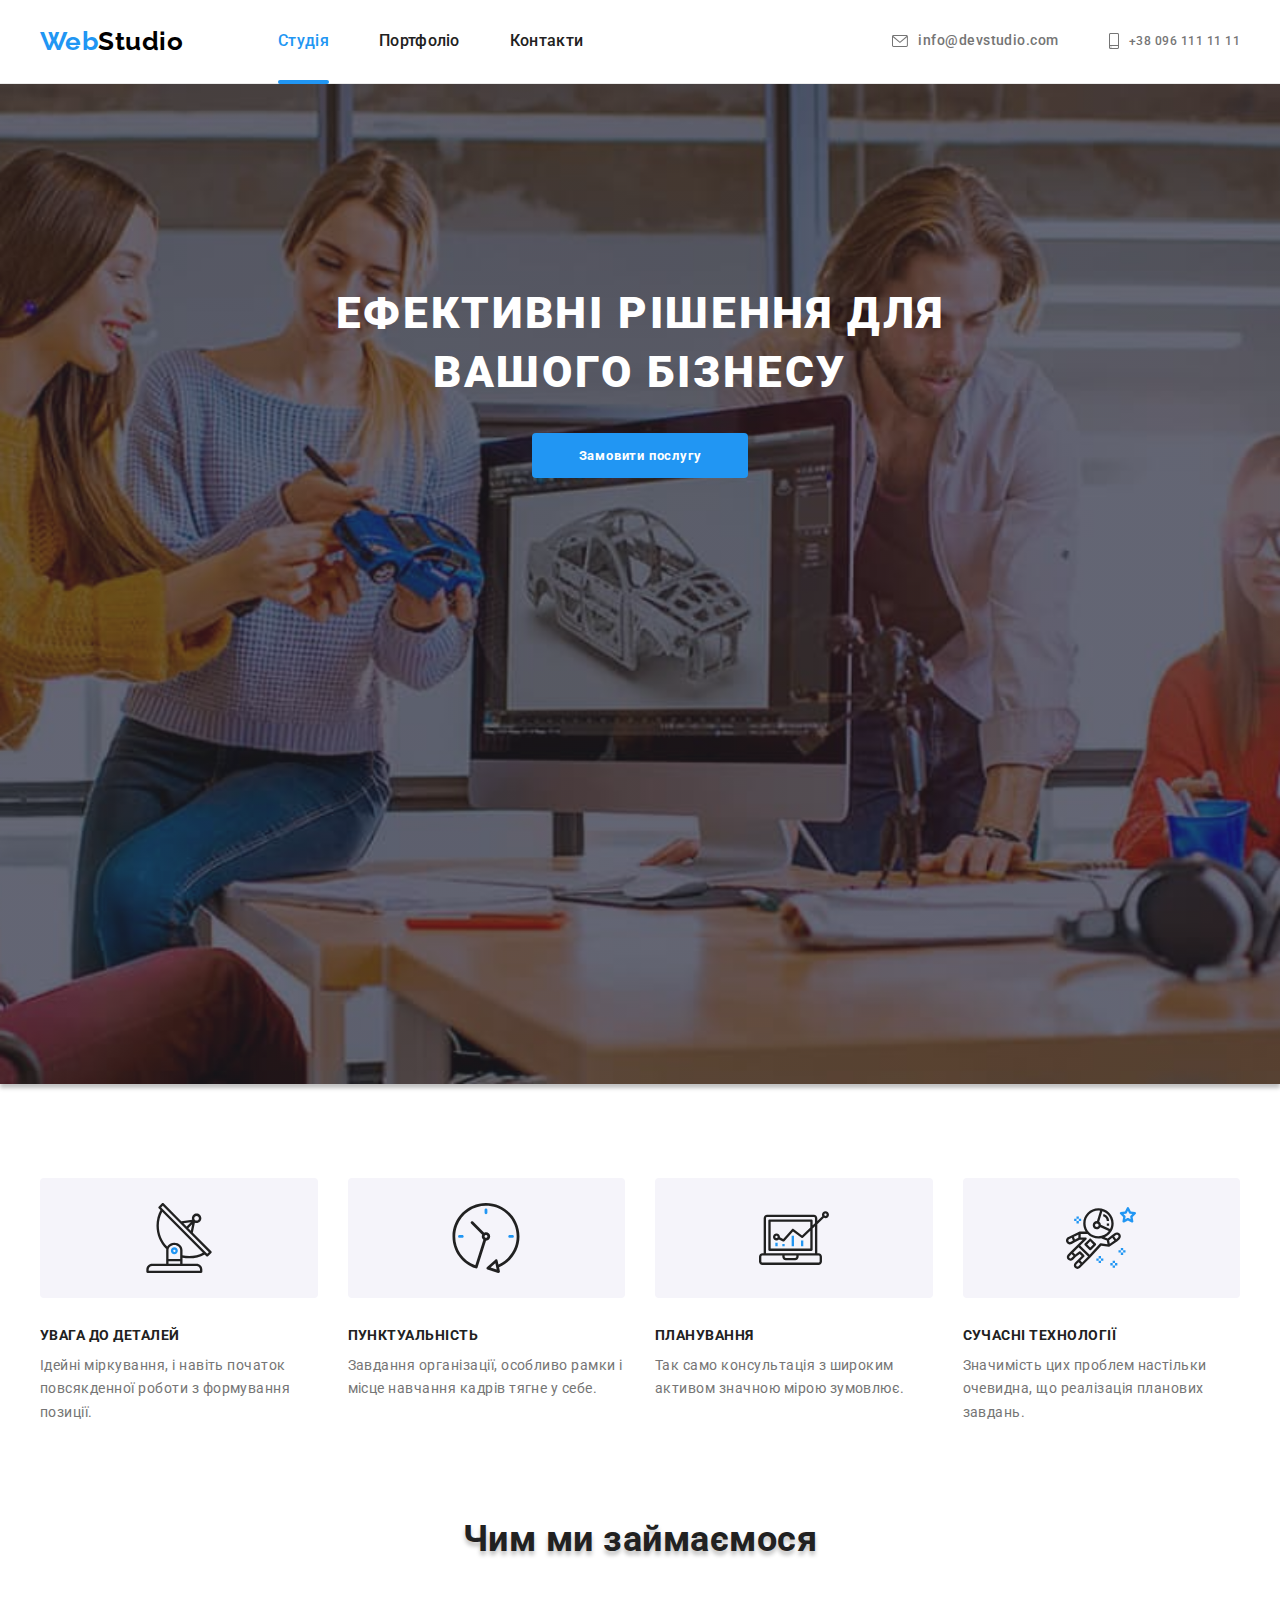
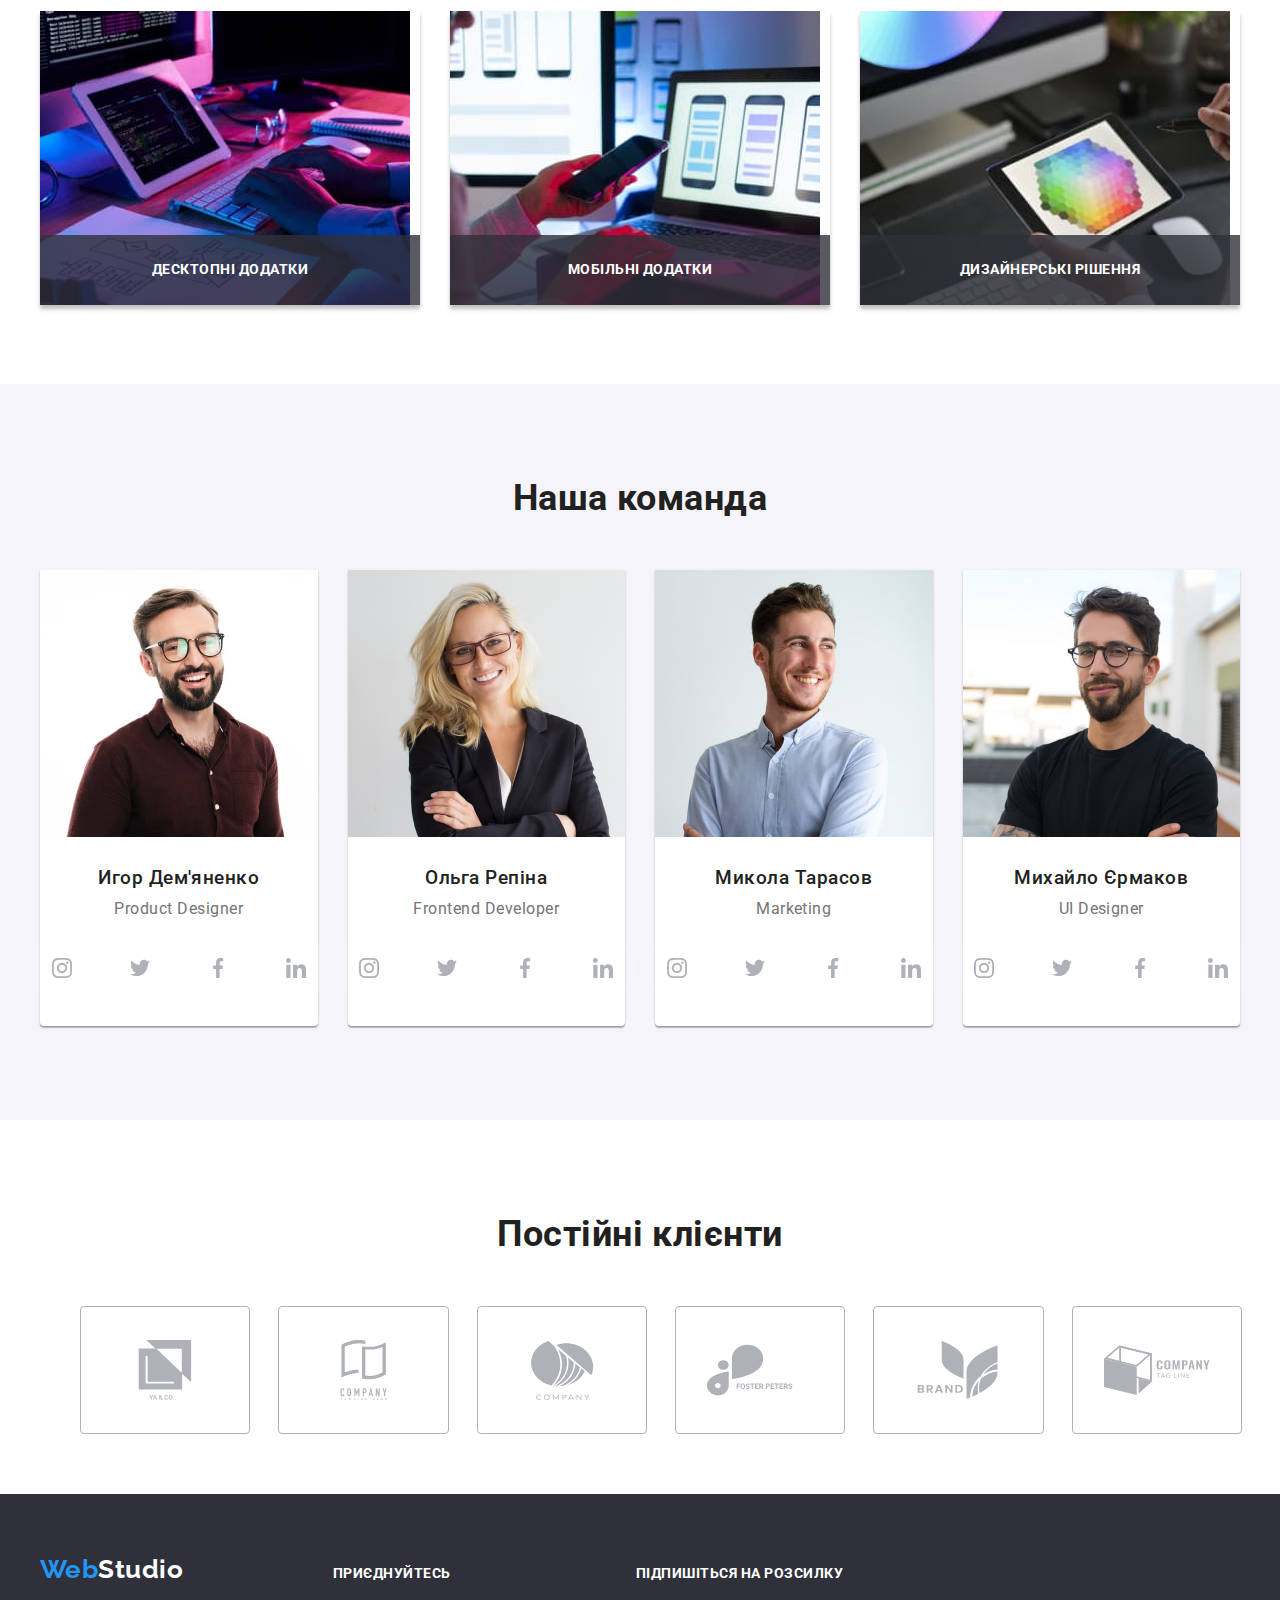
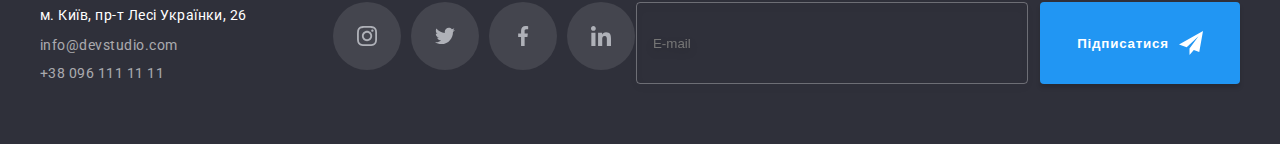
<file: index.html>
<!DOCTYPE html>
<html lang="uk">
  <head>
    <meta charset="UTF-8" />
    <meta http-equiv="X-UA-Compatible" content="IE=edge" />
    <meta name="viewport" content="width=device-width, initial-scale=1.0" />
    <title>Студія</title>
    <link
      href="https://fonts.googleapis.com/css2?family=Raleway:wght@700&family=Roboto:wght@400;500;700;900&display=swap"
      rel="stylesheet"
    />
    <link
      rel="stylesheet"
      href="https://cdnjs.cloudflare.com/ajax/libs/modern-normalize/1.1.0/modern-normalize.min.css"
      integrity="sha512-wpPYUAdjBVSE4KJnH1VR1HeZfpl1ub8YT/NKx4PuQ5NmX2tKuGu6U/JRp5y+Y8XG2tV+wKQpNHVUX03MfMFn9Q=="
      crossorigin="anonymous"
      referrerpolicy="no-referrer"
    />
    <link rel="stylesheet" href="./css/main.min.css" />
  </head>

  <body>
    <header class="header">
      <div class="header__wrap">
        <a href="./index.html" class="logo"><span class="logo__accent">Web</span>Studio</a>
        <button
          type="button"
          class="menu-backdrop__button"
          aria-expanded="false"
          aria-controls="nav__menu-container"
          data-menu-button=""
        >
          <svg
            class="menu-backdrop__menu-icon"
            width="40"
            height="40"
            aria-label="Перемикач мобільного меню"
          >
            <use
              class="menu-backdrop__icon-menu"
              href="./images/icons.svg/sprite2.svg#sandwich-btn"
            ></use>
          </svg>
        </button>
        <div class="menu-backdrop" id="nav__menu-container" data-menu>
          <div class="menu-backdrop__container">
            <button
              type="button"
              class="menu-backdrop__button menu-backdrop__button--cross"
              aria-expanded="false"
              aria-controls="nav__menu-container"
              data-menu-button-close
            >
              <svg
                class="menu-backdrop__menu-icon"
                width="40"
                height="40"
                aria-label="Перемикач мобільного меню"
              >
                <use
                  class="menu-backdrop__icon-cross"
                  href="./images/icons.svg/sprite2.svg#close-menu-btn"
                ></use>
              </svg>
            </button>
            <nav class="nav">
              <ul class="nav__list">
                <li class="nav__item">
                  <a class="nav__link nav__link--current" href="./index.html">Студія</a>
                </li>
                <li class="nav__item">
                  <a class="nav__link" href="./portfolio.html">Портфоліо</a>
                </li>
                <li class="nav__item"><a class="nav__link" href="#">Контакти</a></li>
              </ul>
            </nav>
            <ul class="site-cont">
              <li class="site-cont__item">
                <a class="site-cont__link" href="mailto:info@devstudio.com">
                  <svg class="site-cont__icon" width="16" height="12">
                    <use href="./images/icons.svg/sprite.svg#icon-mail"></use>
                  </svg>
                  info@devstudio.com
                </a>
              </li>
              <li class="site-cont__item">
                <a class="site-cont__link site-cont__link--accent" href="tel:+380961111111">
                  <svg class="site-cont__icon" width="10" height="16">
                    <use href="./images/icons.svg/sprite.svg#icon-phone"></use>
                  </svg>
                  +38 096 111 11 11
                </a>
              </li>
            </ul>
            <ul class="socialnet">
              <li class="socialnet__item">
                <a class="socialnet__link" href="#">Instagram</a>
              </li>
              <li class="socialnet__item">
                <a class="socialnet__link" href="#">Twitter</a>
              </li>
              <li class="socialnet__item">
                <a class="socialnet__link" href="#">Facebook</a>
              </li>
              <li class="socialnet__item">
                <a class="socialnet__link" href="#">LinkedIn</a>
              </li>
            </ul>
          </div>
        </div>
      </div>
    </header>
    <main>
      <section class="hero">
        <div class="hero__wrap">
          <h1 class="hero__title">Ефективні рішення для вашого бізнесу</h1>
          <button class="hero__btn" type="button" data-modal-open>Замовити послугу</button>
        </div>
      </section>
      <section class="features">
        <div class="features-wrap container">
          <h2 class="section-title title visually-hidden" aria-hidden="true" tabindex="-1">
            Особливості
          </h2>
          <ul class="features__cardset">
            <li class="features__card">
              <div class="features__wrapper">
                <svg class="features__icon">
                  <use href="./images/icons.svg/sprite.svg#icon-antenna"></use>
                </svg>
              </div>
              <h3 class="features__title">УВАГА ДО ДЕТАЛЕЙ</h3>
              <p class="features__text">
                Ідейні міркування, і навіть початок повсякденної роботи з формування позиції.
              </p>
            </li>
            <li class="features__card">
              <div class="features__wrapper">
                <svg class="features__icon">
                  <use href="./images/icons.svg/sprite.svg#icon-clock"></use>
                </svg>
              </div>
              <h3 class="features__title">ПУНКТУАЛЬНІСТЬ</h3>
              <p class="features__text">
                Завдання організації, особливо рамки і місце навчання кадрів тягне у себе.
              </p>
            </li>
            <li class="features__card">
              <div class="features__wrapper">
                <svg class="features__icon" width="70" height="70">
                  <use href="./images/icons.svg/sprite.svg#icon-diagram"></use>
                </svg>
              </div>
              <h3 class="features__title">ПЛАНУВАННЯ</h3>
              <p class="features__text">
                Так само консультація з широким активом значною мірою зумовлює.
              </p>
            </li>
            <li class="features__card">
              <div class="features__wrapper">
                <svg class="features__icon">
                  <use href="./images/icons.svg/sprite.svg#icon-astronaut"></use>
                </svg>
              </div>
              <h3 class="features__title">СУЧАСНІ ТЕХНОЛОГІЇ</h3>
              <p class="features__text">
                Значимість цих проблем настільки очевидна, що реалізація планових завдань.
              </p>
            </li>
          </ul>
        </div>
      </section>
      <section class="work">
        <div class="work__wrap">
          <h2 class="work__title shadow">Чим ми займаємося</h2>
          <ul class="work__setbox">
            <li class="work__box">
              <img
                class="work__image"
                srcset="./images/img-box1.jpg 1x, ./images/img-box1@x2.jpg 2x"
                src="./images/box1.jpg"
                width="370"
                alt="Створення макету"
              />
              <h3 class="work__text">Десктопні додатки</h3>
            </li>
            <li class="work__box">
              <img
                class="work__image"
                srcset="./images/img-box2.jpg 1x, ./images/img-box2@x2.jpg 2x"
                src="./images/box2.jpg"
                width="370"
                alt="Разработка"
              />
              <h3 class="work__text">Мобільні додатки</h3>
            </li>
            <li class="work__box">
              <img
                class="work__image"
                srcset="./images/img-box3.jpg 1x, ./images/img-box3@x2.jpg 2x"
                src="./images/box3.jpg"
                width="370"
                alt="Дизайн"
              />
              <h3 class="work__text">Дизайнерські рішення</h3>
            </li>
          </ul>
        </div>
      </section>
      <section class="team">
        <div class="team__wrap">
          <h2 class="team__title">Наша команда</h2>
          <ul class="team__list">
            <li class="team__item">
              <img
                class="team__img"
                srcset="images/igor.jpg 270w, images/igor2x.jpg 540w"
                src="images/igor.jpg"
                width="270"
                alt="Игорь Демьяненко"
                sizes="(min-width: 1200px) 25vw, (min-width:768px) 50vw, 100vw"
              />
              <h3 class="team__subtitle">Игор Дем'яненко</h3>
              <p class="team__text">Product Designer</p>
              <ul class="person">
                <li class="person__item">
                  <a class="person__link" href="#">
                    <svg
                      class="person__icon"
                      width="20"
                      height="20"
                      aria-label="Перейти в Instagram"
                    >
                      <use href="./images/icons.svg/sprite.svg#icon-instagram"></use>
                    </svg>
                  </a>
                </li>
                <li class="person__item">
                  <a class="person__link" href="#">
                    <svg class="person__icon" width="20" height="20" aria-label="Перейти в Twitter">
                      <use href="./images/icons.svg/sprite.svg#icon-twitter1"></use>
                    </svg>
                  </a>
                </li>
                <li class="person__item">
                  <a class="person__link" href="#">
                    <svg
                      class="person__icon"
                      width="20"
                      height="20"
                      aria-label="Перейти в Facebook"
                    >
                      <use href="./images/icons.svg/sprite.svg#icon-facebook"></use>
                    </svg>
                  </a>
                </li>
                <li class="person__item">
                  <a class="person__link" href="#">
                    <svg
                      class="person__icon"
                      width="20"
                      height="20"
                      aria-label="Перейти в Linkedin"
                    >
                      <use href="./images/icons.svg/sprite.svg#icon-linkedin"></use>
                    </svg>
                  </a>
                </li>
              </ul>
            </li>
            <li class="team__item">
              <img
                class="team__img"
                srcset="images/olga.jpg 270w, images/olga2x.jpg 540w"
                src="images/olga.jpg"
                width="270"
                alt="Ольга Репина"
              />
              <h3 class="team__subtitle">Ольга Репіна</h3>
              <p class="team__text">Frontend Developer</p>
              <ul class="person">
                <li class="person__item">
                  <a class="person__link" href="#">
                    <svg
                      class="person__icon"
                      width="20"
                      height="20"
                      aria-label="Перейти в Instagram"
                    >
                      <use href="./images/icons.svg/sprite.svg#icon-instagram"></use>
                    </svg>
                  </a>
                </li>
                <li class="person__item">
                  <a class="person__link" href="#">
                    <svg class="person__icon" width="20" height="20" aria-label="Перейти в Twitter">
                      <use href="./images/icons.svg/sprite.svg#icon-twitter"></use>
                    </svg>
                  </a>
                </li>
                <li class="person__item">
                  <a class="person__link" href="#">
                    <svg
                      class="person__icon"
                      width="20"
                      height="20"
                      aria-label="Перейти в Facebook"
                    >
                      <use href="./images/icons.svg/sprite.svg#icon-facebook"></use>
                    </svg>
                  </a>
                </li>
                <li class="person__item">
                  <a class="person__link" href="#">
                    <svg
                      class="person__icon"
                      width="20"
                      height="20"
                      aria-label="Перейти в Linkedin"
                    >
                      <use href="./images/icons.svg/sprite.svg#icon-linkedin"></use>
                    </svg>
                  </a>
                </li>
              </ul>
            </li>
            <li class="team__item">
              <img
                class="team__img"
                srcset="images/nikolay.jpg 270w, images/nikolay2x.jpg 540w"
                src="images/nikolay.jpg"
                width="270"
                height="260"
                alt="Николай Тарасов"
                sizes="(min-width: 1200px) 25vw, (min-width:768px) 50vw, 100vw"
              />
              <h3 class="team__subtitle">Микола Тарасов</h3>
              <p class="team__text">Marketing</p>
              <ul class="person">
                <li class="person__item">
                  <a class="person__link" href="#">
                    <svg
                      class="person__icon"
                      width="20"
                      height="20"
                      aria-label="Перейти в Instagram"
                    >
                      <use href="./images/icons.svg/sprite.svg#icon-instagram"></use>
                    </svg>
                  </a>
                </li>
                <li class="person__item">
                  <a class="person__link" href="#">
                    <svg class="person__icon" width="20" height="20" aria-label="Перейти в Twitter">
                      <use href="./images/icons.svg/sprite.svg#icon-twitter"></use>
                    </svg>
                  </a>
                </li>
                <li class="person__item">
                  <a class="person__link" href="#">
                    <svg
                      class="person__icon"
                      width="20"
                      height="20"
                      aria-label="Перейти в Facebook"
                    >
                      <use href="./images/icons.svg/sprite.svg#icon-facebook"></use>
                    </svg>
                  </a>
                </li>
                <li class="person__item">
                  <a class="person__link" href="#">
                    <svg
                      class="person__icon"
                      width="20"
                      height="20"
                      aria-label="Перейти в Linkedin"
                    >
                      <use href="./images/icons.svg/sprite.svg#icon-linkedin"></use>
                    </svg>
                  </a>
                </li>
              </ul>
            </li>
            <li class="team__item">
              <img
                class="team__img"
                srcset="images/mihail.jpg 270w, images/mihail2x.jpg 540w"
                src="images/mihail.jpg"
                width="270"
                height="260"
                alt="Михаил Ермаков"
                sizes="(min-width: 1200px) 25vw, (min-width:768px) 50vw, 100vw"
              />
              <h3 class="team__subtitle">Михайло Єрмаков</h3>
              <p class="team__text">UI Designer</p>
              <ul class="person">
                <li class="person__item">
                  <a class="person__link" href="#">
                    <svg
                      class="person__icon"
                      width="20"
                      height="20"
                      aria-label="Перейти в Instagram"
                    >
                      <use href="./images/icons.svg/sprite.svg#icon-instagram"></use>
                    </svg>
                  </a>
                </li>
                <li class="person__item">
                  <a class="person__link" href="#">
                    <svg class="person__icon" width="20" height="20" aria-label="Перейти в Twitter">
                      <use href="./images/icons.svg/sprite.svg#icon-twitter"></use>
                    </svg>
                  </a>
                </li>
                <li class="person__item">
                  <a class="person__link" href="#">
                    <svg
                      class="person__icon"
                      width="20"
                      height="20"
                      aria-label="Перейти в Facebook"
                    >
                      <use href="./images/icons.svg/sprite.svg#icon-facebook"></use>
                    </svg>
                  </a>
                </li>
                <li class="person__item">
                  <a class="person__link" href="#">
                    <svg
                      class="person__icon"
                      width="20"
                      height="20"
                      aria-label="Перейти в Linkedin"
                    >
                      <use href="./images/icons.svg/sprite.svg#icon-linkedin"></use>
                    </svg>
                  </a>
                </li>
              </ul>
            </li>
          </ul>
        </div>
      </section>
      <section class="company">
        <div class="company__wrap">
          <h2 class="company__title">Постійні клієнти</h2>
          <ul class="company__list">
            <li class="company__item">
              <a class="company__link" href="#">
                <svg width="106" height="60">
                  <use href="./images/icons.svg/sprite.svg#icon-group7"></use>
                </svg>
              </a>
            </li>
            <li class="company__item">
              <a class="company__link" href="#">
                <svg width="106" height="60">
                  <use href="./images/icons.svg/sprite.svg#icon-group1"></use>
                </svg>
              </a>
            </li>
            <li class="company__item">
              <a class="company__link" href="#">
                <svg width="106" height="60">
                  <use href="./images/icons.svg/sprite.svg#icon-group2"></use>
                </svg>
              </a>
            </li>
            <li class="company__item">
              <a class="company__link" href="#">
                <svg width="106" height="60">
                  <use href="./images/icons.svg/sprite.svg#icon-group3"></use>
                </svg>
              </a>
            </li>
            <li class="company__item">
              <a class="company__link" href="#">
                <svg class="icon-logo" width="106" height="60">
                  <use href="./images/icons.svg/sprite.svg#icon-group4"></use>
                </svg>
              </a>
            </li>
            <li class="company__item">
              <a class="company__link" href="#">
                <svg class="icon-logo" width="106" height="60">
                  <use href="./images/icons.svg/sprite.svg#icon-group6"></use>
                </svg>
              </a>
            </li>
          </ul>
        </div>
      </section>
    </main>
    <footer class="footer">
      <div class="footer__wrap">
        <div class="footer__cont">
          <a class="logo logo--down" href="./index.html"
            ><span class="logo__accent">Web</span>Studio</a
          >
          <address class="footer__address">
            <p class="footer__text">м. Київ, пр-т Лесі Українки, 26</p>
            <ul class="footer__list">
              <li class="footer__item">
                <a class="footer__link" href="mailto:info@devstudio.com">info@devstudio.com</a>
              </li>
              <li class="footer__item">
                <a class="footer__link" href="tel:+380961111111">+38 096 111 11 11</a>
              </li>
            </ul>
          </address>
        </div>
        <div class="cta">
          <strong class="cta__title">приєднуйтесь</strong>
          <ul class="person">
            <li class="person__item person__item--top">
              <a class="person__link person__link--color" href="#">
                <svg width="20" height="20" aria-label="Перейти в Instagram">
                  <use href="./images/icons.svg/sprite.svg#icon-instagram2"></use>
                </svg>
              </a>
            </li>
            <li class="person__item person__item--top">
              <a class="person__link person__link--color" href="#">
                <svg width="20" height="20" aria-label="Перейти в Twitter">
                  <use href="./images/icons.svg/sprite.svg#icon-twitter1"></use>
                </svg>
              </a>
            </li>
            <li class="person__item person__item--top">
              <a class="person__link person__link--color" href="#">
                <svg width="20" height="20" aria-label="Перейти в Facebook">
                  <use href="./images/icons.svg/sprite.svg#icon-facebook3"></use>
                </svg>
              </a>
            </li>
            <li class="person__item person__item--top">
              <a class="person__link person__link--colorr" href="#">
                <svg width="20" height="20" aria-label="Перейти в Linkedin">
                  <use href="./images/icons.svg/sprite.svg#icon-linkedin1"></use>
                </svg>
              </a>
            </li>
          </ul>
        </div>
        <div class="subscribe">
          <strong class="subscribe__title cta__title">Підпишіться на розсилку</strong>
          <form class="subscribe__form">
            <label for="mail">
              <input
                class="subscribe__input subscribe__input--focus"
                type="email"
                name="mail"
                id="mail"
                placeholder="E-mail"
                required
              />
            </label>
            <button class="footer__btn footer__btn--top" type="submit">
              Підписатися
              <svg class="footer__icon">
                <use href="./images/icons.svg/sprite2.svg#icon-icon-send"></use>
              </svg>
            </button>
          </form>
        </div>
      </div>
    </footer>

    <div class="backdrop is-hidden" data-modal>
      <div class="modal">
        <button type="button" class="modal__close-btn" data-modal-close>
          <svg class="modal__close-icon" width="18px" height="18px">
            <use href="./images/icons.svg/sprite2.svg#icon-close-black-18dp-2-1-1"></use>
          </svg>
        </button>
        <div class="modal__wrap">
          <strong class="modal__title">Залиште свої дані, ми вам передзвонимо</strong>
          <form class="form" name="data-transfer" autocomplete="on">
            <div class="form__field">
              <label class="form__label" for="user-name">Им'я</label>
              <svg class="form__icon-input" width="18px" height="18px">
                <use href="./images/icons.svg/sprite2.svg#icon-person-black-18dp"></use>
              </svg>
              <input
                class="form__input"
                type="text"
                name="user-name"
                id="user-name"
                minlength="2"
                placeholder=" "
                required
                autofocus
              />
            </div>
            <div class="form__field">
              <label class="form__label" for="user-tel">Телефон</label>
              <svg class="form__icon-input" width="18px" height="18px">
                <use href="./images/icons.svg/sprite2.svg#icon-phone-black-18dp"></use>
              </svg>
              <input
                class="form__input"
                type="tel"
                name="user-tel"
                id="user-tel"
                pattern="\+?[0-9\s\-\(\)]+"
                placeholder=" "
                required
              />
              <!-- <svg class="form__icon-input" width="18px" height="18px">
                <use href="./images/icons.svg/sprite2.svg#icon-phone-black-18dp"></use>
              </svg> -->
            </div>
            <div class="form__field">
              <label class="form__label" for="user-mail">Пошта</label>
              <svg class="form__icon-input" width="18px" height="18px">
                <use href="./images/icons.svg/sprite2.svg#icon-email-black-18dp"></use>
              </svg>
              <input
                class="form__input"
                type="email"
                name="user-mail"
                id="user-mail"
                placeholder=" "
                required
              />
            </div>
            <div class="form__field">
              <label class="form__label" for="comment">Коментар</label>
              <textarea
                class="form__comment"
                name="comment"
                id="comment"
                rows="3"
                placeholder="Введіть текст"
              ></textarea>
            </div>
            <label class="form__agreement" for="policy">
              <input
                class="checkbox visually-hidden"
                type="checkbox"
                name="policy"
                id="policy"
                required
              />
              Погоджуюся з розсилкою та приймаю &nbsp;
              <a class="form__link" href="">Умови договору</a>
              <svg class="form__icon-check">
                <use href="./images/icons.svg/sprite2.svg#icon-Vector-1"></use>
              </svg>
              <svg class="form__icon-checked">
                <use href="./images/icons.svg/sprite2.svg#icon-icon-check"></use>
              </svg>
            </label>
            <button class="form__btn" type="submit">Відправити</button>
          </form>
        </div>
      </div>
    </div>
    <script src="./js/modal.js"></script>
    <script src="./js/mobile-menu.js"></script>
  </body>
</html>
</file>
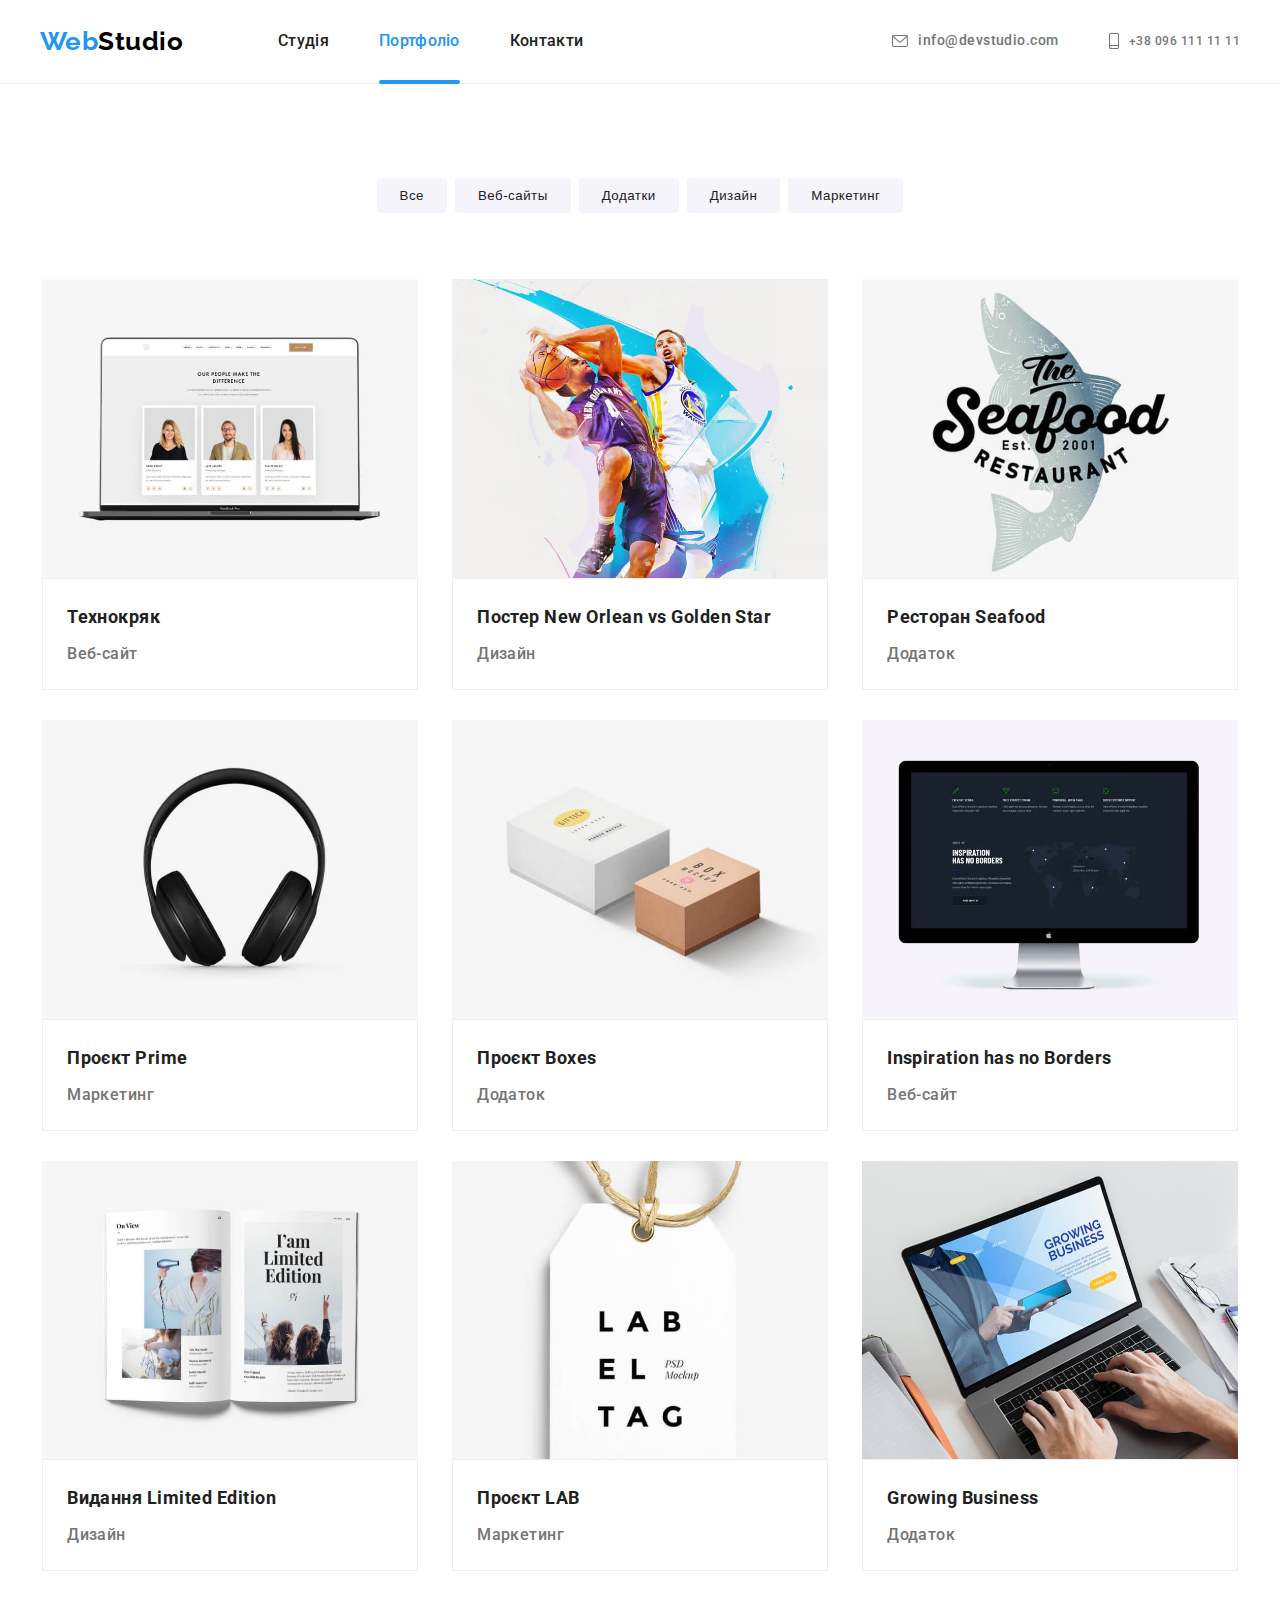
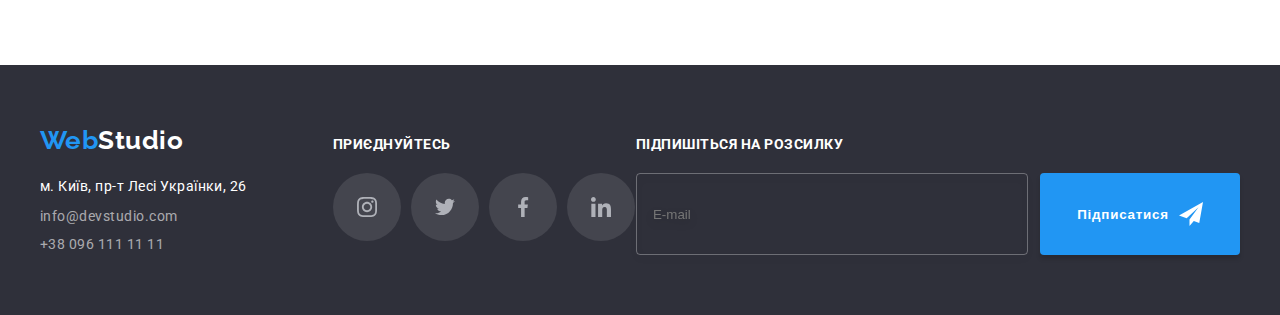
<file: portfolio.html>
<!DOCTYPE html>
<html lang="uk">
  <head>
    <meta charset="UTF-8" />
    <meta http-equiv="X-UA-Compatible" content="IE=edge" />
    <meta name="viewport" content="width=device-width, initial-scale=1.0" />
    <title lang="uk">Портфоліо</title>
    <link
      href="https://fonts.googleapis.com/css2?family=Raleway:wght@700&family=Roboto:wght@400;500;700;900&display=swap"
      rel="stylesheet"
    />
    <link
      rel="stylesheet"
      href="https://cdnjs.cloudflare.com/ajax/libs/modern-normalize/1.1.0/modern-normalize.min.css"
      integrity="sha512-wpPYUAdjBVSE4KJnH1VR1HeZfpl1ub8YT/NKx4PuQ5NmX2tKuGu6U/JRp5y+Y8XG2tV+wKQpNHVUX03MfMFn9Q=="
      crossorigin="anonymous"
      referrerpolicy="no-referrer"
    />
    <link rel="stylesheet" href="./css/main.min.css" />
  </head>
  <body>
    <header class="header">
      <div class="header__wrap">
        <a href="./index.html" class="logo"><span class="logo__accent">Web</span>Studio</a>
        <button
          type="button"
          class="menu-backdrop__button"
          aria-expanded="false"
          aria-controls="nav__menu-container"
          data-menu-button=""
        >
          <svg
            class="menu-backdrop__menu-icon"
            width="40"
            height="40"
            aria-label="Перемикач мобільного меню"
          >
            <use
              class="menu-backdrop__icon-menu"
              href="./images/icons.svg/sprite2.svg#sandwich-btn"
            ></use>
          </svg>
        </button>
        <div class="menu-backdrop" id="nav__menu-container" data-menu>
          <div class="menu-backdrop__container">
            <button
              type="button"
              class="menu-backdrop__button menu-backdrop__button--cross"
              aria-expanded="false"
              aria-controls="nav__menu-container"
              data-menu-button-close
            >
              <svg
                class="menu-backdrop__menu-icon"
                width="40"
                height="40"
                aria-label="Перемикач мобільного меню"
              >
                <use
                  class="menu-backdrop__icon-cross"
                  href="./images/icons.svg/sprite2.svg#close-menu-btn"
                ></use>
              </svg>
            </button>
            <nav class="nav">
              <ul class="nav__list">
                <li class="nav__item">
                  <a class="nav__link" href="./index.html">Студія</a>
                </li>
                <li class="nav__item">
                  <a class="nav__link nav__link--current" href="./portfolio.html">Портфоліо</a>
                </li>
                <li class="nav__item"><a class="nav__link" href="#">Контакти</a></li>
              </ul>
            </nav>
            <ul class="site-cont">
              <li class="site-cont__item">
                <a class="site-cont__link" href="mailto:info@devstudio.com">
                  <svg class="site-cont__icon" width="16" height="12">
                    <use href="./images/icons.svg/sprite.svg#icon-mail"></use>
                  </svg>
                  info@devstudio.com
                </a>
              </li>
              <li class="site-cont__item">
                <a class="site-cont__link site-cont__link--accent" href="tel:+380961111111">
                  <svg class="site-cont__icon" width="10" height="16">
                    <use href="./images/icons.svg/sprite.svg#icon-phone"></use>
                  </svg>
                  +38 096 111 11 11
                </a>
              </li>
            </ul>
            <ul class="socialnet">
              <li class="socialnet__item">
                <a class="socialnet__link" href="#">Instagram</a>
              </li>
              <li class="socialnet__item">
                <a class="socialnet__link" href="#">Twitter</a>
              </li>
              <li class="socialnet__item">
                <a class="socialnet__link" href="#">Facebook</a>
              </li>
              <li class="socialnet__item">
                <a class="socialnet__link" href="#">LinkedIn</a>
              </li>
            </ul>
          </div>
        </div>
      </div>
    </header>

    <main>
      <section class="portfolio">
        <div class="portfolio__wrap">
          <h1 class="portfolio__title" aria-hidden="true" tabindex="-1">Портфоліо</h1>
          <ul class="portfolio__filter">
            <li class="portfolio__item">
              <button class="portfolio__button" type="button">Все</button>
            </li>
            <li class="portfolio__item">
              <button class="portfolio__button" type="button">Веб-сайты</button>
            </li>
            <li class="portfolio__item">
              <button class="portfolio__button" type="button">Додатки</button>
            </li>
            <li class="portfolio__item">
              <button class="portfolio__button" type="button">Дизайн</button>
            </li>
            <li class="portfolio__item">
              <button class="portfolio__button" type="button">Маркетинг</button>
            </li>
          </ul>
          <ul class="card-set" style="padding-left: 0px">
            <li class="card-set__item">
              <a href="" class="card-set__link">
                <div class="card-set__thumb">
                  <img
                    class="card-set__img"
                    srcset="images/technokryak.jpg 270w, images/technokryak2x.jpg 540w"
                    src="images/technokryak.jpg"
                    width="370"
                    height="294"
                    alt="Веб-сайт"
                    sizes="(min-width: 1200px) 25vw, (min-width:768px) 50vw, 100vw"
                  />
                  <div class="card-set__overlay">
                    <p class="card-set__overlay-text">
                      Ресурс пропонує комплексні пропозиції з різним рівнем функціоналу та сервісів.
                      Все це дозволить відвідувачу отримати вичерпні відомості про компанію чи
                      приватну особу.
                    </p>
                  </div>
                </div>
                <div class="card-set__product">
                  <h2 class="card-set__heading">Технокряк</h2>
                  <p class="card-set__text">Веб-сайт</p>
                </div>
              </a>
            </li>
            <li class="card-set__item">
              <a href="" class="card-set__link">
                <div class="card-set__thumb">
                  <img
                    class="card-set__img"
                    srcset="images/neworlean.jpg 270w, images/neworlean2x.jpg 540w"
                    src="images/neworlean.jpg"
                    width="370"
                    sizes="(min-width: 1200px) 25vw, (min-width:768px) 50vw, 100vw"
                    alt="Постер"
                  />
                  <div class="card-set__overlay">
                    <p class="card-set__overlay-text">
                      Ресурс пропонує комплексні пропозиції з різним рівнем функціоналу та сервісів.
                      Все це дозволить відвідувачу отримати вичерпні відомості про компанію чи
                      приватну особу.
                    </p>
                  </div>
                </div>
                <div class="card-set__product">
                  <h2 class="card-set__heading">Постер New Orlean vs Golden Star</h2>
                  <p class="card-set__text">Дизайн</p>
                </div>
              </a>
            </li>
            <li class="card-set__item">
              <a href="" class="card-set__link">
                <div class="card-set__thumb">
                  <img
                    class="card-set__img"
                    srcset="images/seafood.jpg 270w, images/seafood2x.jpg 540w"
                    src="images/seafood.jpg"
                    width="370"
                    height="294"
                    sizes="(min-width: 1200px) 25vw, (min-width:768px) 50vw, 100vw"
                    alt="Логотип ресторана Seafood"
                  />
                  <div class="card-set__overlay">
                    <p class="card-set__overlay-text">
                      Ресурс пропонує комплексні пропозиції з різним рівнем функціоналу та сервісів.
                      Все це дозволить відвідувачу отримати вичерпні відомості про компанію чи
                      приватну особу.
                    </p>
                  </div>
                </div>
                <div class="card-set__product">
                  <h2 class="card-set__heading">Ресторан Seafood</h2>
                  <p class="card-set__text">Додаток</p>
                </div>
              </a>
            </li>
            <li class="card-set__item">
              <a href="" class="card-set__link">
                <div class="card-set__thumb">
                  <img
                    class="card-set__img"
                    srcset="images/prime.jpg 270w, images/prime2x.jpg 540w"
                    src="images/prime.jpg"
                    width="370"
                    height="294"
                    sizes="(min-width: 1200px) 25vw, (min-width:768px) 50vw, 100vw"
                    alt="Навушники"
                  />
                  <div class="card-set__overlay">
                    <p class="card-set__overlay-text">
                      Ресурс пропонує комплексні пропозиції з різним рівнем функціоналу та сервісів.
                      Все це дозволить відвідувачу отримати вичерпні відомості про компанію чи
                      приватну особу.
                    </p>
                  </div>
                </div>
                <div class="card-set__product">
                  <h2 class="card-set__heading">Проєкт Prime</h2>
                  <p class="card-set__text">Маркетинг</p>
                </div>
              </a>
            </li>
            <li class="card-set__item">
              <a href="" class="card-set__link">
                <div class="card-set__thumb">
                  <img
                    class="card-set__img"
                    srcset="images/boxes.jpg 270w, images/boxes2x.jpg 540w"
                    src="images/boxes.jpg"
                    width="370"
                    height="294"
                    sizes="(min-width: 1200px) 25vw, (min-width:768px) 50vw, 100vw"
                    alt="Упаковка боксы"
                  />
                  <div class="card-set__overlay">
                    <p class="card-set__overlay-text">
                      Ресурс пропонує комплексні пропозиції з різним рівнем функціоналу та сервісів.
                      Все це дозволить відвідувачу отримати вичерпні відомості про компанію чи
                      приватну особу.
                    </p>
                  </div>
                </div>
                <div class="card-set__product">
                  <h2 class="card-set__heading">Проєкт Boxes</h2>
                  <p class="card-set__text">Додаток</p>
                </div>
              </a>
            </li>
            <li class="card-set__item">
              <a href="" class="card-set__link">
                <div class="card-set__thumb">
                  <img
                    class="card-set__img"
                    srcset="images/inspiration.jpg 270w, images/inspiration2x.jpg 540w"
                    src="images/inspiration.jpg"
                    width="370"
                    height="294"
                    sizes="(min-width: 1200px) 25vw, (min-width:768px) 50vw, 100vw"
                    alt="Компьютер"
                  />
                  <div class="card-set__overlay">
                    <p class="card-set__overlay-text">
                      Ресурс пропонує комплексні пропозиції з різним рівнем функціоналу та сервісів.
                      Все це дозволить відвідувачу отримати вичерпні відомості про компанію чи
                      приватну особу.
                    </p>
                  </div>
                </div>
                <div class="card-set__product">
                  <h2 class="card-set__heading">Inspiration has no Borders</h2>
                  <p class="card-set__text">Веб-сайт</p>
                </div>
              </a>
            </li>
            <li class="card-set__item">
              <a href="" class="card-set__link">
                <div class="card-set__thumb">
                  <img
                    class="card-set__img"
                    srcset="images/limited.jpg 270w, images/limited2x.jpg 540w"
                    src="images/limited.jpg"
                    width="370"
                    height="294"
                    alt="Журнал"
                    sizes="(min-width: 1200px) 25vw, (min-width:768px) 50vw, 100vw"
                  />
                  <div class="card-set__overlay">
                    <p class="card-set__overlay-text">
                      Ресурс пропонує комплексні пропозиції з різним рівнем функціоналу та сервісів.
                      Все це дозволить відвідувачу отримати вичерпні відомості про компанію чи
                      приватну особу.
                    </p>
                  </div>
                </div>
                <div class="card-set__product">
                  <h2 class="card-set__heading">Видання Limited Edition</h2>
                  <p class="card-set__text">Дизайн</p>
                </div>
              </a>
            </li>
            <li class="card-set__item">
              <a href="" class="card-set__link">
                <div class="card-set__thumb">
                  <img
                    class="card-set__img"
                    srcset="images/lab.jpg 270w, images/lab2x.jpg 540w"
                    src="images/lab.jpg"
                    width="370"
                    height="294"
                    sizes="(min-width: 1200px) 25vw, (min-width:768px) 50vw, 100vw"
                    alt="Лейбл"
                  />
                  <div class="card-set__overlay">
                    <p class="card-set__overlay-text">
                      Ресурс пропонує комплексні пропозиції з різним рівнем функціоналу та сервісів.
                      Все це дозволить відвідувачу отримати вичерпні відомості про компанію чи
                      приватну особу.
                    </p>
                  </div>
                </div>
                <div class="card-set__product">
                  <h2 class="card-set__heading">Проєкт LAB</h2>
                  <p class="card-set__text">Маркетинг</p>
                </div>
              </a>
            </li>
            <li class="card-set__item">
              <a href="" class="card-set__link">
                <div class="card-set__thumb">
                  <img
                    class="card-set__img"
                    srcset="images/growing.jpg 270w, images/growing2x.jpg 540w"
                    src="images/growing.jpg"
                    width="370"
                    height="294"
                    sizes="(min-width: 1200px) 25vw, (min-width:768px) 50vw, 100vw"
                    alt="Ноутбук"
                  />
                  <div class="card-set__overlay">
                    <p class="card-set__overlay-text">
                      Ресурс пропонує комплексні пропозиції з різним рівнем функціоналу та сервісів.
                      Все це дозволить відвідувачу отримати вичерпні відомості про компанію чи
                      приватну особу.
                    </p>
                  </div>
                </div>
                <div class="card-set__product">
                  <h2 class="card-set__heading">Growing Business</h2>
                  <p class="card-set__text">Додаток</p>
                </div>
              </a>
            </li>
          </ul>
        </div>
      </section>
    </main>

    <footer class="footer">
      <div class="footer__wrap">
        <div class="footer__cont">
          <a class="logo logo--down" href="./index.html"
            ><span class="logo__accent">Web</span>Studio</a
          >
          <address class="footer__address">
            <p class="footer__text">м. Київ, пр-т Лесі Українки, 26</p>
            <ul class="footer__list">
              <li class="footer__item">
                <a class="footer__link" href="mailto:info@devstudio.com">info@devstudio.com</a>
              </li>
              <li class="footer__item">
                <a class="footer__link" href="tel:+380961111111">+38 096 111 11 11</a>
              </li>
            </ul>
          </address>
        </div>
        <div class="cta">
          <strong class="cta__title">приєднуйтесь</strong>
          <ul class="person">
            <li class="person__item person__item--top">
              <a class="person__link person__link--color" href="#">
                <svg width="20" height="20" aria-label="Перейти в Instagram">
                  <use href="./images/icons.svg/sprite.svg#icon-instagram2"></use>
                </svg>
              </a>
            </li>
            <li class="person__item person__item--top">
              <a class="person__link person__link--color" href="#">
                <svg width="20" height="20" aria-label="Перейти в Twitter">
                  <use href="./images/icons.svg/sprite.svg#icon-twitter1"></use>
                </svg>
              </a>
            </li>
            <li class="person__item person__item--top">
              <a class="person__link person__link--color" href="#">
                <svg width="20" height="20" aria-label="Перейти в Facebook">
                  <use href="./images/icons.svg/sprite.svg#icon-facebook3"></use>
                </svg>
              </a>
            </li>
            <li class="person__item person__item--top">
              <a class="person__link person__link--colorr" href="#">
                <svg width="20" height="20" aria-label="Перейти в Linkedin">
                  <use href="./images/icons.svg/sprite.svg#icon-linkedin1"></use>
                </svg>
              </a>
            </li>
          </ul>
        </div>
        <div class="subscribe">
          <strong class="subscribe__title cta__title">Підпишіться на розсилку</strong>
          <form class="subscribe__form">
            <label for="mail">
              <input
                class="subscribe__input subscribe__input--focus"
                type="email"
                name="mail"
                id="mail"
                placeholder="E-mail"
                required
              />
            </label>
            <button class="footer__btn footer__btn--top" type="submit">
              Підписатися
              <svg class="footer__icon">
                <use href="./images/icons.svg/sprite2.svg#icon-icon-send"></use>
              </svg>
            </button>
          </form>
        </div>
      </div>
    </footer>
    <script src="./js/modal.js"></script>
    <script src="./js/mobile-menu.js"></script>
  </body>
</html>
</file>
<file: css/main.min.css>
:root{--primary-text-color: #757575;--title-text-color: #212121;--accent-text-color: #2196f3;--icon-cont-color: rgba(117, 117, 117, 1);--primary-bg-color: #ffffff;--primary-hero-color: #c4c4c4;--hero-bg-color: #2f303a;--team-bg-color: #f5f4fa;--btn-bg-color: #f5f4fa;--footer-link-color: rgba(255, 255, 255, 0.6);--btn-hover-color: #188ce8;--text-logo-color: rgba(0, 0, 0, 1);--text-shadow-color: 0px 4px 4px rgba(0, 0, 0, 0.25);--social-icon-color: #afb1b8;--cubic-bezier: cubic-bezier(0.4, 0, 0.2, 1);--card-set-gap: 30px;--border-cont-icon: rgba(0, 0, 0, 1);--border-header-color: #ececec;--border-social-links: 1px solid rgba(33, 33, 33, 0.2);--box-shadow-color: 0px 1px 3px rgba(0, 0, 0, 0.12), 0px 1px 1px rgba(0, 0, 0, 0.14), 0px 2px 1px rgba(0, 0, 0, 0.2)}h1,h2,h3,h4,h5,h6,ul,p{margin:0}img{display:block;max-width:100%;height:auto}button{cursor:pointer;border:1px solid rgba(0,0,0,0)}a{text-decoration:none;color:inherit}.portfolio,.company,.team,.work,.features{padding-top:60px;padding-bottom:60px}@media screen and (min-width: 1200px){.portfolio,.company,.team,.work,.features{padding-top:94px;padding-bottom:94px}}.portfolio__wrap,.footer__wrap,.container,.company__wrap,.team__wrap,.work__wrap,.features__wrap,.header__wrap{padding:0 15px;margin:0 auto}@media screen and (min-width: 480px){.portfolio__wrap,.footer__wrap,.container,.company__wrap,.team__wrap,.work__wrap,.features__wrap,.header__wrap{width:480px}}@media screen and (min-width: 768px){.portfolio__wrap,.footer__wrap,.container,.company__wrap,.team__wrap,.work__wrap,.features__wrap,.header__wrap{width:768px}}@media screen and (min-width: 1200px){.portfolio__wrap,.footer__wrap,.container,.company__wrap,.team__wrap,.work__wrap,.features__wrap,.header__wrap{width:1200px}}.modal__close-btn,.company__link,.person__link,.work__text,.features__wrapper{display:flex;align-items:center;justify-content:center}.site-cont__link,.nav,.header__wrap{display:flex;align-items:center}.card-set,.portfolio__button,.portfolio__filter,.socialnet,.footer__list,.team__list,.work__setbox,.features__cardset,.site-cont,.nav__list{padding:0;margin:0;letter-spacing:inherit;list-style:none}.card-set__link,.socialnet__link,.person__link,.site-cont__link,.nav__link{font-weight:500;text-decoration:none;color:var(--title-text-color)}.form__btn,.footer__btn,.hero__btn{font-weight:700;line-height:1.88;letter-spacing:.06em;border-radius:4px;border:none;color:var(--primary-bg-color);background-color:var(--accent-text-color);transition:background-color 250ms var(--cubic-bezier)}.form__btn:hover,.footer__btn:hover,.hero__btn:hover,.form__btn:focus,.footer__btn:focus,.hero__btn:focus{background:var(--btn-hover-color)}.portfolio__title,.company__title,.team__title,.work__title{font-weight:700;font-size:36px;line-height:1.16;text-align:center;color:var(--title-text-color)}.subscribe__title,.cta__title,.work__text,.features__title{font-weight:700;font-size:14px;line-height:1.14;text-transform:uppercase;color:var(--primary-bg-color)}.shadow{text-shadow:var(--text-shadow-color)}.footer__link,.footer__text{font-style:normal;font-size:14px}.visually-hidden,.portfolio__title{position:absolute;white-space:nowrap;width:1px;height:1px;overflow:hidden;border:0;padding:0;clip:rect(0 0 0 0);-webkit-clip-path:inset(50%);clip-path:inset(50%);margin:-1px}.is-hidden{visibility:hidden;opacity:0;pointer-events:none}body{background-color:var(--primary-bg-color);color:var(--title-text-color);font-family:Roboto,sans-serif;font-size:16px;letter-spacing:.03em;margin:0}.header{border-bottom:1px solid var(--border-header-color)}@media screen and (max-width: 767px){.header{padding-top:16px;padding-bottom:16px}}.header__wrap{display:flex;align-items:center;justify-content:space-between}.header{border-bottom:1px solid var(--border-header-color)}@media screen and (max-width: 767px){.header{padding-top:16px;padding-bottom:16px}}.logo{display:block;max-width:145px;width:100%;font-family:"Raleway";font-weight:700;font-size:24px;line-height:1.17;color:var(--text-logo-color);text-decoration:none}@media screen and (min-width: 1200px){.logo{font-size:26px;line-height:1.19}}.logo__accent{color:var(--accent-text-color)}.logo--down{margin:0 auto;color:var(--primary-bg-color)}@media screen and (min-width: 1200px){.logo--down{text-align:left;margin:0}}@media screen and (max-width: 768px){.nav{justify-content:space-between}}.nav__list{display:block}@media screen and (min-width: 768px){.nav__list{display:flex;margin-left:88px}}@media screen and (min-width: 1200px){.nav__list{margin-left:93px}}.nav__item{position:relative}@media screen and (max-width: 767px){.nav__item:not(:last-child){margin-bottom:32px}}@media screen and (min-width: 768px){.nav__item:not(:last-child){margin-right:50px}}.nav__link{display:block;line-height:1.16;letter-spacing:.02em;color:var(--title-text-color);transition:color 250ms var(--cubic-bezier)}.nav__link:hover,.nav__link:focus{color:var(--accent-text-color)}@media screen and (min-width: 768px){.nav__link{padding-top:32px;padding-bottom:32px}}.nav__link--current{color:var(--accent-text-color)}@media screen and (min-width: 768px){.nav__link--current::after{position:absolute;left:0;bottom:-1px;display:block;content:"";width:100%;height:4px;background-color:var(--accent-text-color);border-radius:2px}}.site-cont{display:flex;flex-direction:column}@media screen and (min-width: 480px)and (max-width: 767px){.site-cont{font-size:34px}}@media screen and (max-width: 767px){.site-cont{flex-direction:column-reverse;margin-top:auto;margin-bottom:58px;font-weight:500;font-size:26px;line-height:1.17;letter-spacing:.02em}}@media screen and (min-width: 768px){.site-cont{margin-left:auto}}@media screen and (min-width: 1200px){.site-cont{display:flex;flex-direction:row}}.site-cont__item{font-size:12px;line-height:1.17}@media screen and (max-width: 767px){.site-cont__item:nth-child(2){font-size:34px;margin-bottom:38px}.site-cont__item:nth-child(1){font-size:26px}}@media screen and (max-width: 1199px){.site-cont__item:not(:last-child){margin-bottom:10px}}@media screen and (min-width: 1200px){.site-cont__item:not(:last-child){font-size:14px;line-height:1.14;margin-right:50px}}.site-cont__link{color:var(--primary-text-color);transition-property:color fill;transition-duration:250ms;transition-timing-function:var(--cubic-bezier)}.site-cont__link:hover,.site-cont__link:focus,.site-cont__link:active{color:var(--accent-text-color);fill:var(--accent-text-color)}@media screen and (max-width: 767px){.site-cont__link--accent{color:var(--accent-text-color)}}.site-cont__icon{display:none;fill:currentColor;margin-right:10px}@media screen and (min-width: 767px){.site-cont__icon{display:block}}.hero{max-width:1600px;height:400px;padding:118px 60px;background-color:var(--primary-hero-color);background-image:linear-gradient(to right, rgba(47, 48, 58, 0.4), rgba(47, 48, 58, 0.4)),url(../images/bg-mobile.jpg);background-repeat:no-repeat;background-position:center;background-size:cover;box-shadow:var(--text-shadow-color);text-align:center}@media(min-device-pixel-ratio: 2),(-webkit-min-device-pixel-ratio: 2),(min-resolution: 192dpi),(min-resolution: 2dppx){.hero{background-image:linear-gradient(to right, rgba(47, 48, 58, 0.4), rgba(47, 48, 58, 0.4)),url(../images/bg-mobile@x2.jpg)}}@media screen and (min-width: 768px){.hero{background-image:linear-gradient(to right, rgba(47, 48, 58, 0.4), rgba(47, 48, 58, 0.4)),url(../images/bg-tablet.jpg)}}@media(min-device-pixel-ratio: 2),(-webkit-min-device-pixel-ratio: 2),(min-resolution: 192dpi),(min-resolution: 2dppx){.hero{background-image:linear-gradient(to right, rgba(47, 48, 58, 0.4), rgba(47, 48, 58, 0.4)),url(../images/bg-tablet@x2.jpg)}}@media screen and (min-width: 1200px){.hero{background-image:linear-gradient(to right, rgba(47, 48, 58, 0.4), rgba(47, 48, 58, 0.4)),url(../images/bg-desktop.jpg);padding:200px 0;height:600px}}@media(min-device-pixel-ratio: 2),(-webkit-min-device-pixel-ratio: 2),(min-resolution: 192dpi),(min-resolution: 2dppx){.hero{background-image:linear-gradient(to right, rgba(47, 48, 58, 0.4), rgba(47, 48, 58, 0.4)),url(../images/bg-desktop@x2.jpg)}}.hero__title{max-width:360px;width:100%;margin:0 auto;margin-bottom:30px;color:var(--primary-bg-color);font-weight:900;letter-spacing:.06em;text-align:center;text-transform:uppercase}@media screen and (min-width: 480px){.hero__title{font-size:26px;line-height:1.62}}@media screen and (min-width: 1200px){.hero__title{max-width:696px;width:100%;font-size:44px;line-height:1.36}}.hero__btn{display:inline-block;min-width:200px;padding:10px 24px;color:var(--primary-bg-color);background-color:var(--accent-text-color);font-family:inherit;align-items:center;text-align:center}@media screen and (min-width: 1200px){.hero__btn{min-width:216px;padding:10px 32px}}@media screen and (min-width: 768px){.features__cardset{display:flex;flex-wrap:wrap;margin:-15px}}@media screen and (max-width: 768px){.features__cardset{margin-bottom:-30px}}.features__card{margin-bottom:30px;margin:0 auto}@media screen and (min-width: 768px){.features__card{width:calc((100% - 60px)/2);margin:15px}}@media screen and (min-width: 1200px){.features__card{width:calc((100% - 120px)/4)}}.features__wrapper{height:120px;background:var(--btn-bg-color);background-position:center;border-radius:4px;margin-bottom:30px}.features__icon{width:70px;height:70px}.features__title{margin-bottom:10px;color:var(--title-text-color)}@media screen and (max-width: 768px){.features__title{text-align:center}}.features__text{color:var(--primary-text-color);font-size:14px;font-weight:400;line-height:1.71}@media screen and (max-width: 768px){.features__text{margin-bottom:30px}}.work{padding-top:0;display:none}@media screen and (min-width: 1200px){.work{display:block}}.work__title{margin-bottom:50px}.work__setbox{display:flex;flex-wrap:wrap;margin:-15px}.work__box{position:relative;margin-right:30px;margin-bottom:30px;width:calc((100% - 90px)/3);margin:15px;overflow:hidden;box-shadow:var(--text-shadow-color)}.work__box:nth-child(3n){margin-right:0}.work__box:nth-last-child(-n+3){margin-bottom:0}.work__text{position:absolute;width:100%;height:70px;left:0;bottom:0;color:var(--primary-bg-color);background-color:rgba(47,48,58,.8);text-transform:uppercase;text-align:center}.work__image{display:flex;position:relative}.team{background-color:var(--team-bg-color)}.team__title{margin-bottom:30px}@media screen and (min-width: 1200px){.team__title{margin-bottom:50px}}@media screen and (min-width: 768px){.team__list{display:flex;flex-wrap:wrap;margin:-15px}}.team__item{margin-right:30px;margin-bottom:30px;padding-bottom:24px;align-items:center;background-color:var(--primary-bg-color);box-shadow:var(--box-shadow-color);border-radius:0px 0px 4px 4px}@media screen and (min-width: 768px){.team__item{width:calc((100% - 60px)/2);margin:15px}}@media screen and (min-width: 1200px){.team__item{width:calc((100% - 120px)/4)}}.team__img{width:100%;margin-bottom:30px}.team__subtitle{margin-bottom:10px;color:var(--title-text-color);font-weight:500;line-height:1.19;text-align:center}.team__text{color:var(--primary-text-color);font-weight:400;line-height:1.19;text-align:center;margin-bottom:16px}.person{list-style:none;display:flex;justify-content:center;padding:0}.person__item:not(:last-child){margin-right:10px}.person__link{width:44px;height:44px;border-radius:50%;border:inherit;padding:12px;color:var(--social-icon-color);fill:var(--social-icon-color);background:rgba(255,255,255,.1);transition-property:fill background-color;transition-duration:250ms;transition-timing-function:var(--cubic-bezier)}.person__link:hover,.person__link:focus,.person__link:active{color:var(--primary-bg-color);background-color:var(--accent-text-color)}.person__icon{fill:currentColor}.person__item--top{margin-top:20px}.person__link--color{background:rgba(255,255,255,.1)}.person__link--color:hover,.person__link--color:focus{background-color:var(--accent-text-color);fill:var(--primary-bg-color);cursor:pointer}.company__title{margin-bottom:50px}.company__list{display:flex;flex-wrap:wrap;justify-content:center;list-style:none;margin:-15px}.company__item{margin:15px}.company__item{width:calc((100% - 60px)/2)}@media screen and (min-width: 768px){.company__item{width:calc((100% - 90px)/3)}}@media screen and (min-width: 1200px){.company__item{width:calc((100% - 180px)/6)}}.company__link{width:100%;height:100%;padding:16px 0;fill:var(--social-icon-color);border:1px solid var(--social-icon-color);border-radius:4px;transition-property:fill border;transition-duration:250ms;transition-timing-function:var(--cubic-bezier)}.company__link:hover,.company__link:focus,.company__link:active{fill:var(--accent-text-color);border:1px solid var(--accent-text-color);color:var(--accent-text-color)}.footer{background-color:var(--hero-bg-color);padding-top:60px;padding-bottom:60px}.footer__wrap{text-align:center}@media screen and (min-width: 768px){.footer__wrap{display:flex;justify-content:space-around;flex-wrap:wrap}}@media screen and (min-width: 1200px){.footer__wrap{align-items:baseline;text-align:left}}@media screen and (min-width: 1200px){.footer__cont{margin-right:86px}}.footer__address{margin-top:20px}@media screen and (max-width: 767.98px){.footer__address{margin-bottom:60px}}.footer__text{margin-bottom:8px;line-height:1.5}@media screen and (min-width: 1200px){.footer__text{margin-bottom:9px}}@media screen and (min-width: 1200px){.footer__list{text-align:left}}.footer__item{font-style:normal}.footer__item:not(:last-child){margin-bottom:8px}@media screen and (min-width: 1200px){.footer__item:not(:last-child){margin-bottom:9px}}.footer__text{color:var(--primary-bg-color)}.footer__link{font-weight:normal;color:rgba(255,255,255,.6);transition:color 250ms var(--cubic-bezier)}.footer__link:hover,.footer__link:focus{color:var(--accent-text-color)}@media screen and (max-width: 767.98px){.cta{margin-bottom:60px}}@media screen and (min-width: 1200px){.cta{margin-right:auto}}.cta__title{width:100%}@media screen and (min-width: 768px)and (max-width: 1199.98px){.subscribe{margin-top:60px}}@media screen and (min-width: 1200px){.subscribe{margin-left:auto}}.subscribe__title{margin-bottom:20px}@media screen and (min-width: 1200px){.subscribe__form{display:flex}}.subscribe__input{width:100%;font-weight:400;line-height:1.25;color:rgba(255,255,255,.6);background-color:rgba(0,0,0,0);border:1px solid rgba(255,255,255,.3);filter:drop-shadow(0px 4px 4px rgba(0, 0, 0, 0.15));border-radius:4px;margin-top:20px;padding:15px 16px}.subscribe__input--focus{border:1px solid rgba(255,255,255,.3);outline:none}@media screen and (min-width: 768px){.subscribe__input{width:450px}}@media screen and (max-width: 1199.98px){.subscribe__input{margin-bottom:20px}}@media screen and (min-width: 1200px){.subscribe__input{display:flex;align-items:center;width:358px;height:50px;margin-right:12px}}.socialnet{display:inline-flex;flex-wrap:wrap;margin-left:-10px;margin-right:-10px}.socialnet__item:not(:last-of-type) .socialnet__link{border-right:1px solid rgba(33,33,33,.2)}.socialnet__link{color:var(--accent-text-color);font-weight:500;font-size:18px;padding-left:10px;padding-right:10px;line-height:1.22;letter-spacing:.02em}@media screen and (min-width: 768px){.socialnet{display:none}}.footer__btn{min-width:200px;padding:10px 32px;text-align:center;box-shadow:0px 4px 4px rgba(0,0,0,.15);border:none;transition-property:color background-color box-shadow;transition-duration:250ms;transition-timing-function:var(--cubic-bezier)}.footer__btn--top{max-width:200px;display:flex;align-items:center;justify-content:center;margin:0 auto}@media screen and (min-width: 1200px){.footer__btn--top{margin-top:20px}}.footer__icon{display:inline-block;width:24px;height:24px;margin-left:10px;fill:var(--primary-bg-color)}.backdrop{position:fixed;top:0;left:0;width:100%;height:100%;background-color:rgba(0,0,0,.2);opacity:1;transition:opacity 250ms var(--cubic-bezier)}@media screen and (max-width: 1199px){.backdrop{z-index:3}}.is-hidden{opacity:0;pointer-events:none}.is-hidden .modal{transform:translate(-50%, -50%) scale(1.1)}.modal{position:absolute;top:50%;left:50%;border-radius:4px;background-color:var(--primary-bg-color);transform:translate(-50%, -50%) scale(1);transition:transform 250ms var(--cubic-bezier);padding:40px}@media screen and (min-width: 480px){.modal{width:450px}}@media screen and (min-width: 1200px){.modal{width:528px}}.modal__close-btn{position:absolute;top:8px;right:8px;transform:translate(-8%, -8%);width:30px;height:30px;border-radius:50%;border:1px solid rgba(0,0,0,.1);background-color:var(--primary-bg-color);color:var(--text-logo-color);cursor:pointer;padding:0;margin:0;transition:color 250ms var(--cubic-bezier)}.modal__close-btn:hover,.modal__close-btn:focus{fill:var(--accent-text-color);color:var(--accent-text-color)}.modal__close-icon{display:block;margin:auto;fill:currentColor}.modal__title{display:block;font-weight:700;font-size:20px;line-height:1.15;text-align:center;letter-spacing:.03em;color:var(--title-text-color);margin-bottom:12px}.menu-backdrop{display:flex;background-color:var(--primary-bg-color)}.menu-backdrop.is-open{transform:translateX(0)}@media screen and (max-width: 767px){.menu-backdrop{position:fixed;top:0;left:0;right:0;bottom:0;transform:translateX(100%);transition:transform 250ms var(--cubic-bezier)}}@media screen and (min-width: 768px){.menu-backdrop{flex-grow:2}}@media screen and (max-width: 1199px){.menu-backdrop{z-index:2}}.menu-backdrop__container{display:flex}@media screen and (max-width: 767px){.menu-backdrop__container{position:relative;align-items:left}}@media screen and (min-width: 768px){.menu-backdrop__container{flex-grow:2;align-items:center}}@media screen and (max-width: 767px){.menu-backdrop__container{width:100%;flex-direction:column;padding:48px 40px;font-weight:500;font-size:40px;line-height:1.17;letter-spacing:.02em}}.menu-backdrop__button{margin:0;padding:0;border:none;background-color:rgba(0,0,0,0);color:inherit;fill:currentColor;transition:fill 250ms var(--cubic-bezier)}.menu-backdrop__button:hover,.menu-backdrop__button:focus,.menu-backdrop__button:active{cursor:pointer;fill:var(---accent-text-color);color:var(---accent-text-color)}@media screen and (min-width: 768px){.menu-backdrop__button{display:none}}.menu-backdrop__button:hover .menu-backdrop__icon-menu{cursor:pointer;fill:var(---accent-text-color);color:var(---accent-text-color)}.menu-backdrop__button--cross{position:absolute;top:10px;right:15px;fill:currentColor}.menu-backdrop__button--cross:hover,.menu-backdrop__button--cross:focus,.menu-backdrop__button--cross:active{cursor:pointer;fill:var(---accent-text-color)}@media screen and (min-width: 768px){.menu-backdrop__button--cross{display:none}}.menu-backdrop__icon-cross{display:none}.is-open .menu-backdrop__icon-cross{display:block}.is-open .menu-backdrop__icon-menu{display:none}.form__field{display:flex;flex-direction:column;width:100%;position:relative;margin-bottom:10px}.form__field:nth-child(4){margin-bottom:20px}.form__field:focus-within>.form_icon-input,.form__field:hover>.form_icon-input,.form__field:focus>.form_icon-input{cursor:pointer;fill:var(--accent-text-color)}.form__label{font-size:12px;line-height:1.17;letter-spacing:.01em;color:var(--primary-text-color);margin-bottom:4px;padding:0}.form__input{width:100%;height:40px;padding:11px 12px 11px 42px;border:1px solid rgba(33,33,33,.2);border-radius:4px;color:var(--primary-text-color);fill:currentColor;outline:none;transition:border 250ms var(--cubic-bezier)}.form__input:focus-within,.form__input:hover,.form__input:focus{cursor:pointer;border:1px solid var(--accent-text-color)}.form__icon-input{position:absolute;align-items:center;left:12px;bottom:11px;width:18px;height:18px;fill:currentColor;transition:fill 250ms var(--cubic-bezier)}.checkbox{display:flex;flex-direction:column;margin-top:20px;margin-bottom:30px}.form__comment{display:block;resize:none;width:100%;height:120px;padding:11px 12px;border:1px solid rgba(33,33,33,.2);border-radius:4px;color:rgba(117,117,117,.5);outline:none}.form__comment::-moz-placeholder{color:rgba(117,117,117,.5);font-weight:400;font-size:14px;line-height:1.14;letter-spacing:.01em}.form__comment:-ms-input-placeholder{color:rgba(117,117,117,.5);font-weight:400;font-size:14px;line-height:1.14;letter-spacing:.01em}.form__comment::placeholder{color:rgba(117,117,117,.5);font-weight:400;font-size:14px;line-height:1.14;letter-spacing:.01em}.form__agreement{position:relative;display:flex;align-items:center;padding-left:24px;margin-bottom:30px;font-weight:400;font-size:12px;line-height:1.16;color:var(--primary-text-color)}.form__agreement a{color:var(--accent-text-color);text-decoration:underline}.form__icon-check{position:absolute;left:0;top:50%;transform:translateY(-50%);width:16px;height:15px;opacity:1;transition:opacity 250ms var(--cubic-bezier);outline:none}.checkbox:checked~.form__icon-check{opacity:0}.form__icon-checked{position:absolute;left:0;top:50%;transform:translateY(-50%);width:16px;height:15px;opacity:0;fill:var(--accent-text-color);transition:opacity 250ms var(--cubic-bezier)}.checkbox:checked~.form__icon-checked{opacity:1}.form__btn{display:block;width:200px;padding:10px 52px;margin:0 auto;text-align:center;box-shadow:0px 4px 4px rgba(0,0,0,.15);transition:color 250ms var(--cubic-bezier),box-shadow 250ms var(--cubic-bezier)}.form__btn:hover,.form__btn:focus{background:var(--btn-hover-color)}.portfolio{background-color:var(--primary-bg-color)}.portfolio__filter{display:flex;flex-wrap:wrap;margin-bottom:40px}@media screen and (min-width: 768px){.portfolio__filter{justify-content:center;margin-bottom:30px}}@media screen and (min-width: 1200px){.portfolio__filter{margin-bottom:50px}}.portfolio__item:not(:last-child){margin-right:8px}.portfolio__item:not(:nth-last-child(-n+2)){margin-bottom:16px}.portfolio__button{padding:6px 22px;background-color:var(--btn-bg-color);color:var(--title-text-color);border:1px solid rgba(0,0,0,0);border-color:rgba(0,0,0,0);border-radius:4px;font-weight:500;line-height:1.62;text-align:center;transition:background-color 250ms var(--cubic-bezier),color 250ms var(--cubic-bezier),box-shadow 250ms var(--cubic-bezier)}.portfolio__button:hover,.portfolio__button:focus{color:var(--primary-bg-color);background-color:var(--accent-text-color);box-shadow:0px 3px 1px rgba(0,0,0,.1),0px 1px 2px rgba(0,0,0,.08),0px 2px 2px rgba(0,0,0,.12)}.card-set{list-style:none}@media screen and (min-width: 768px){.card-set{display:flex;flex-wrap:wrap;margin:-15px;align-items:stretch}}@media screen and (min-width: 768px){.card-set{justify-content:space-between}}@media screen and (min-width: 1200px){.card-set{justify-content:space-around}}.card-set__item{width:100%;padding:0}@media screen and (min-width: 768px){.card-set__item{width:50%}}@media screen and (min-width: 1200px){.card-set__item{width:33%}}.card-set__img{width:100%}.card-set__link{display:flex;flex-direction:column;background:var(--primary-bg-color);transition:box-shadow 250ms var(--cubic-bezier)}@media screen and (max-width: 767px){.card-set__link:nth-child(1){margin-bottom:30px}}.card-set__link:hover,.card-set__link:focus{box-shadow:0px 1px 1px rgba(0,0,0,.12),0px 4px 4px rgba(0,0,0,.06),1px 4px 6px rgba(0,0,0,.16);cursor:pointer}.card-set__link:hover .card-set__overlay,.card-set__link:focus .card-set__overlay{opacity:1;transform:translateY(-100%);transition:transform 250ms cubic-bezier(0.4, 0, 0.2, 1)}@media screen and (min-width: 768px){.card-set__link{margin:15px;flex-basis:calc(50% - 30px)}}@media screen and (min-width: 1200px){.card-set__link{margin:15px;flex-basis:calc(33.3333333333% - 30px)}}.card-set__link:focus .card-set__overlay{transform:translateY(-100%);transition:transform 250ms cubic-bezier(0.4, 0, 0.2, 1);opacity:1}.card-set__thumb{position:relative;overflow:hidden}.card-set__overlay{position:absolute;transform:translateY(0);width:100%;height:100%;background-color:rgba(33,150,243,.9);transition:transform 250ms var(--cubic-bezier)}.card-set__overlay-text{position:absolute;display:flex;justify-content:center;align-items:center;font-weight:400;font-size:18px;line-height:1.56;color:var(--primary-bg-color);padding:63px 24px;opacity:1;transition:opacity 250ms var(--cubic-bezier)}.card-set__product{padding:20px 24px;border:1px solid #eee}@media screen and (min-width: 768px){.card-set__product{flex:auto}}.card-set__heading{color:var(--title-text-color);font-weight:700;font-size:18px;line-height:2;text-align:left;margin-bottom:4px}.card-set__text{color:var(--primary-text-color);line-height:1.88}/*# sourceMappingURL=main.min.css.map */
</file>
